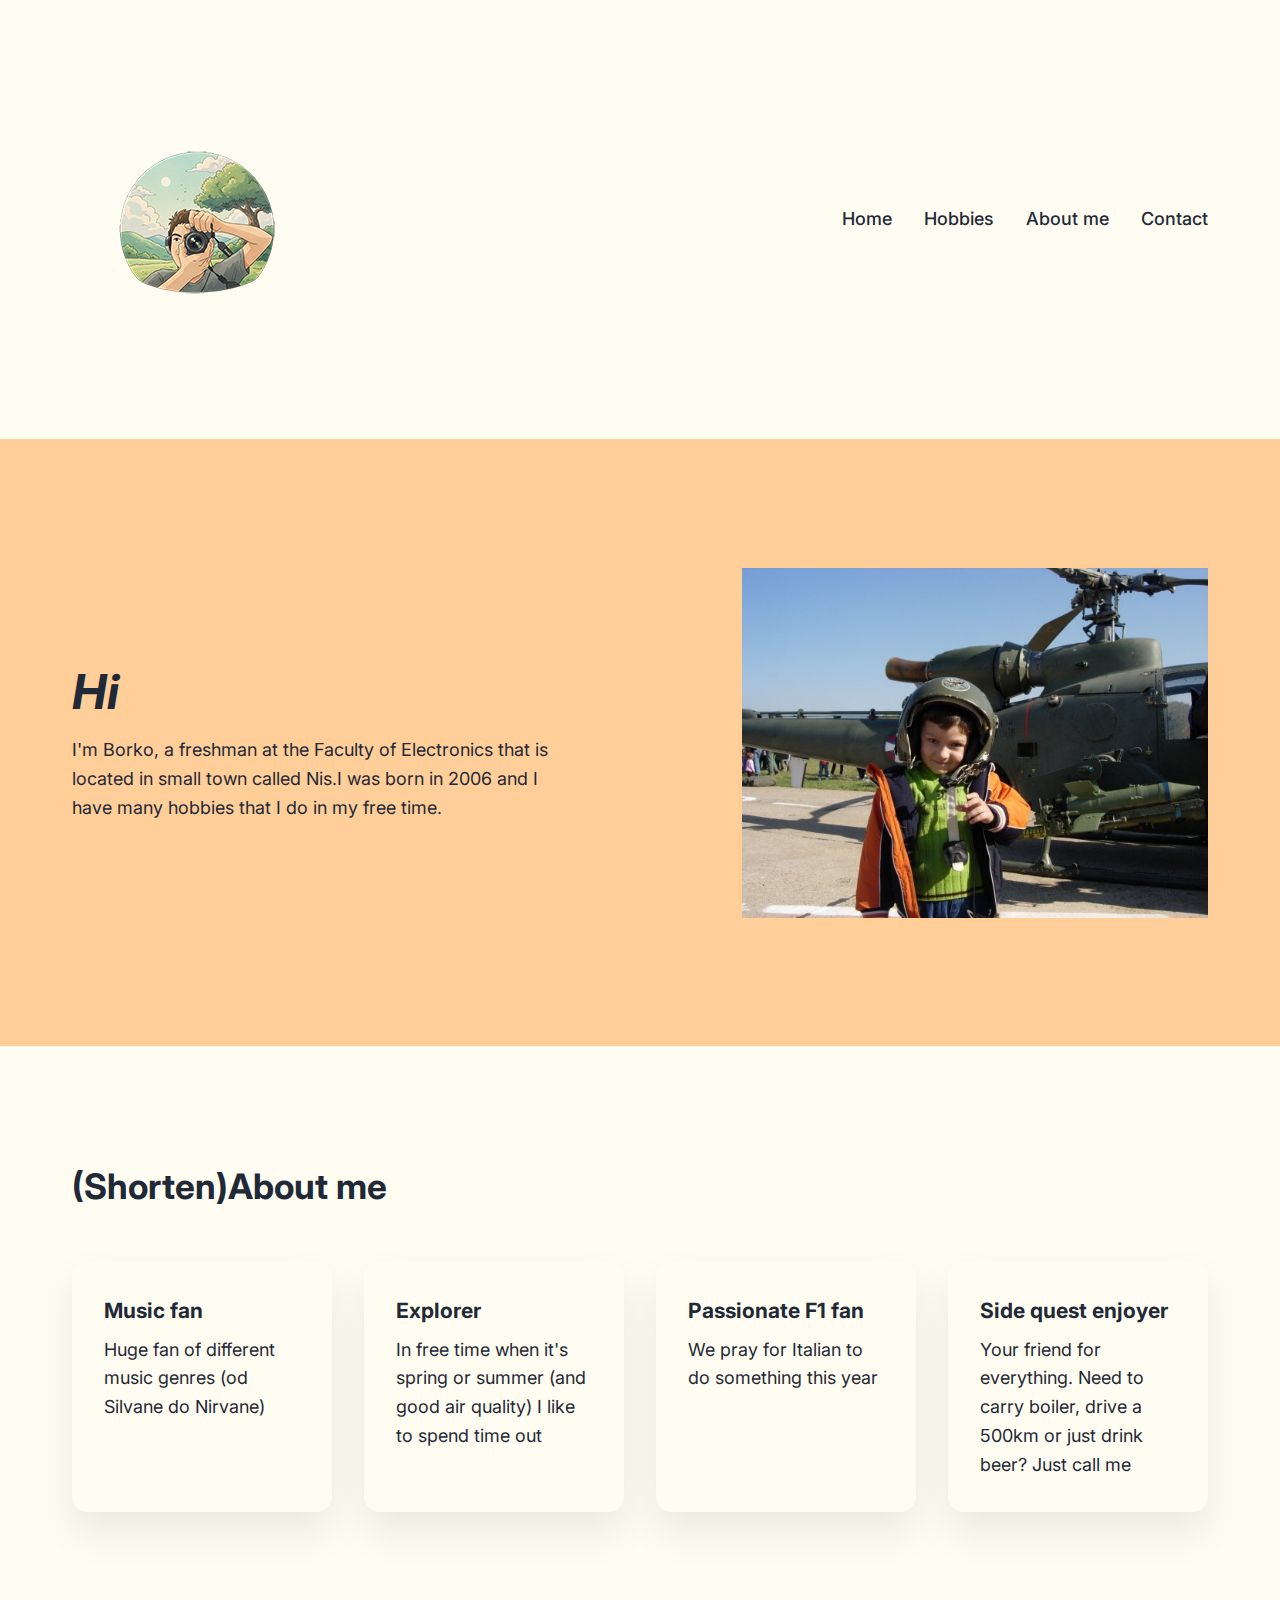
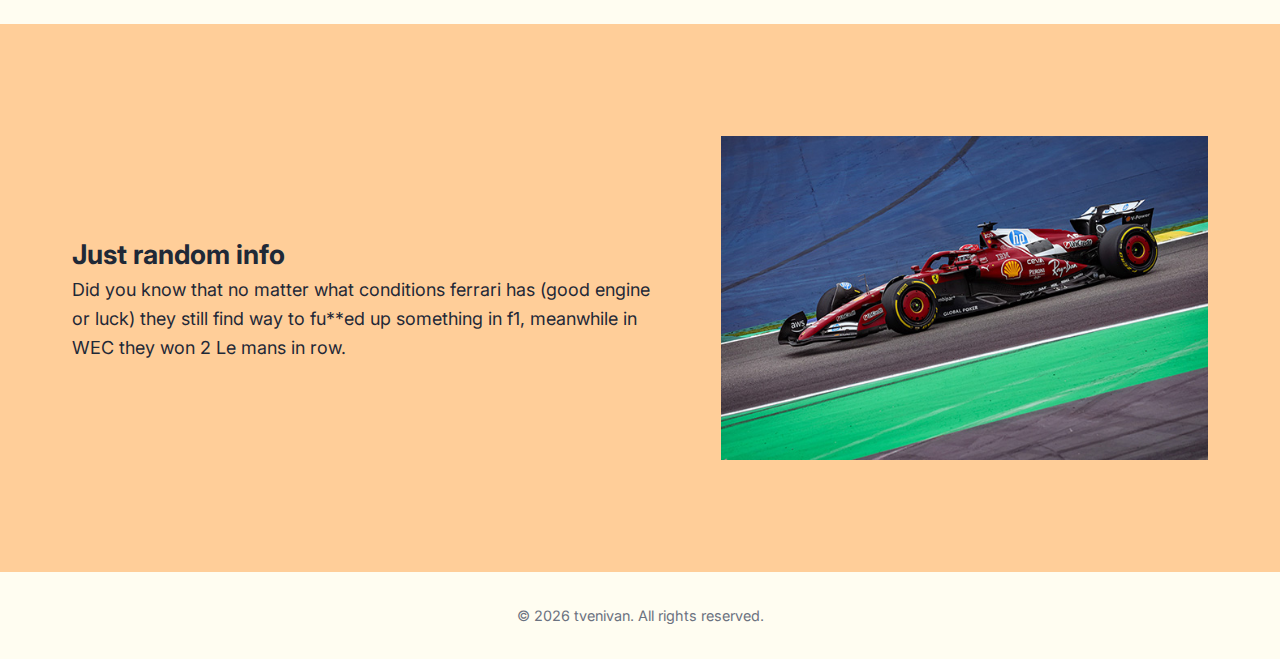
<file: index.html>
<!DOCTYPE html>
<html lang="en">
<head>
  <meta charset="UTF-8">
  <meta name="viewport" content="width=device-width, initial-scale=1.0">

  <title>Vebsajt za faks</title>
  <meta name="description" content="Moderan, responsive i informativan sajt inspirisan freepik stilom.">

  <!-- Google Font -->
  <link href="https://fonts.googleapis.com/css2?family=Inter:wght@400;600;700&display=swap" rel="stylesheet">

  <!-- CSS -->
  <link rel="stylesheet" href="style.css">
</head>
<body>

<header class="header">
  <div class="container header-layout">
    <div class="logo"><img src="slike/logo.png"></div>


    <nav class="nav">
      <a href="index.html">Home</a>
      <a href="hobbys.html">Hobbies</a>
      <a href="aboutme.html">About me</a>
      <a href="contacts.html">Contact</a>
    </nav>

    <button class="menu-btn">☰</button>
  </div>
</header>

<main>

<!-- HERO -->
<section class="hero">
  <div class="container hero-layout">
    <div class="hero-text">
      <h1><i>Hi</i></h1>
      <p>I'm Borko, a freshman at the Faculty of Electronics that is located in small town called Nis.I was born in 2006 and I have many hobbies that I do in my free time.</p>

    </div>

    <img src="slike/mali.jpg" alt="Slika mene :)">
  </div>
</section>

<!-- FEATURES -->
<section class="section">
  <div class="container">
    <h2 class="section-title">(Shorten)About me</h2>

    <div class="cards">
      <div class="card">
        <h3>Music fan</h3>
        <p>Huge fan of different music genres (od Silvane do Nirvane)</p>
      </div>

      <div class="card">
        <h3>Explorer</h3>
        <p>In free time when it's spring or summer (and good air quality) I like to spend time out</p>
      </div>

      <div class="card">
        <h3>Passionate F1 fan</h3>
        <p>We pray for Italian to do something this year</p>
      </div>

      <div class="card">
        <h3>Side quest enjoyer</h3>
        <p>Your friend for everything.
        Need to carry boiler, drive a 500km or just drink beer? Just call me</p>
      </div>
    </div>
  </div>
</section>

<!-- INFO -->
<section class="section alt">
  <div class="container info-layout">
    <div>
      <h2>Just random info</h2>
      <p>
        Did you know that no matter what conditions ferrari has (good engine or luck) they still find way to fu**ed up something in f1, meanwhile in WEC they won 2 Le mans in row.
      </p>
    </div>

    <img src="slike/ferrari.jpg" alt="FERRRARI">
  </div>
</section>

</main>

<footer class="footer">
  <p>© 2026 tvenivan. All rights reserved.</p>
</footer>

<script>
  const btn = document.querySelector('.menu-btn');
  const nav = document.querySelector('.nav');

  btn.addEventListener('click', () => {
    nav.classList.toggle('open');
  });
</script>

</body>
</html>
</file>
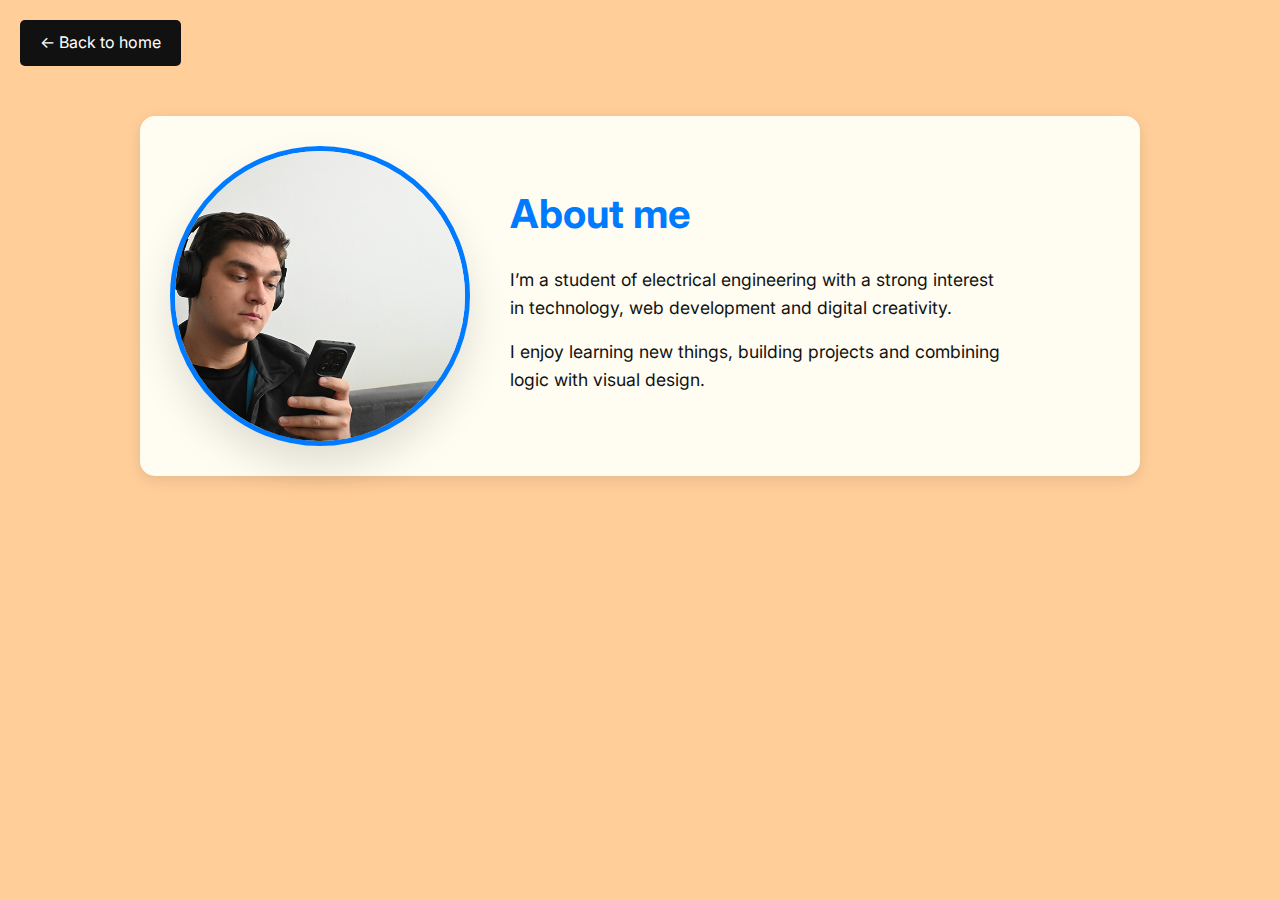
<file: aboutme.html>
<!DOCTYPE html>
<html lang="sr">
<head>
    <meta charset="UTF-8">
    <meta name="viewport" content="width=device-width, initial-scale=1.0">
    <link rel="stylesheet" href="aboutme.css">
    <link href="https://fonts.googleapis.com/css2?family=Inter:wght@400;600;700&display=swap" rel="stylesheet">
    <title>About Me - Portfolio</title>
    <a href="index.html" class="btn-back">← Back to home</a>
    <style>
        /* Osnovni stilovi za izgled */
        body {
            line-height: 1.6;
            margin: 0;
            padding: 0;
            background-color: #FFCE99;
            color: #333;
        }

        .section.about {
            padding: 50px 20px;
        }

        .container.about-layout {
            max-width: 1000px;
            margin: 0 auto;
            display: flex;
            align-items: center;
            gap: 40px;
            background: #FFFDF1;
            padding: 30px;
            border-radius: 15px;
            box-shadow: 0 4px 15px rgba(0,0,0,0.1);
        }

        .about-image img {
            width: 300px; /* Možeš podesiti veličinu po želji */
            height: 300px;
            object-fit: cover;
            border-radius: 50%; /* Pravi sliku okruglom, super za logoe */
            border: 5px solid #007bff;
        }

        .about-text h2 {
            font-size: 2.5rem;
            margin-bottom: 20px;
            color: #007bff;
        }

        .about-text p {
            font-size: 1.1rem;
            margin-bottom: 15px;
        }

        /* Prilagođavanje za mobilne telefone */
        @media (max-width: 768px) {
            .container.about-layout {
                flex-direction: column;
                text-align: center;
            }
            
            .about-image img {
                width: 200px;
                height: 200px;
            }
        }
    </style>
</head>
<body>

    <section class="section about">
        <div class="container about-layout">
            
            <div class="about-image">
                <img src="slike/slika.jpg" alt="About me">
            </div>

            <div class="about-text">
                <h2>About me</h2>
                <p>
                    I’m a student of electrical engineering with a strong interest
                    in technology, web development and digital creativity.
                </p>
                <p>
                    I enjoy learning new things, building projects and combining
                    logic with visual design.
                </p>
            </div>

        </div>
    </section>

</body>

</html>
</file>
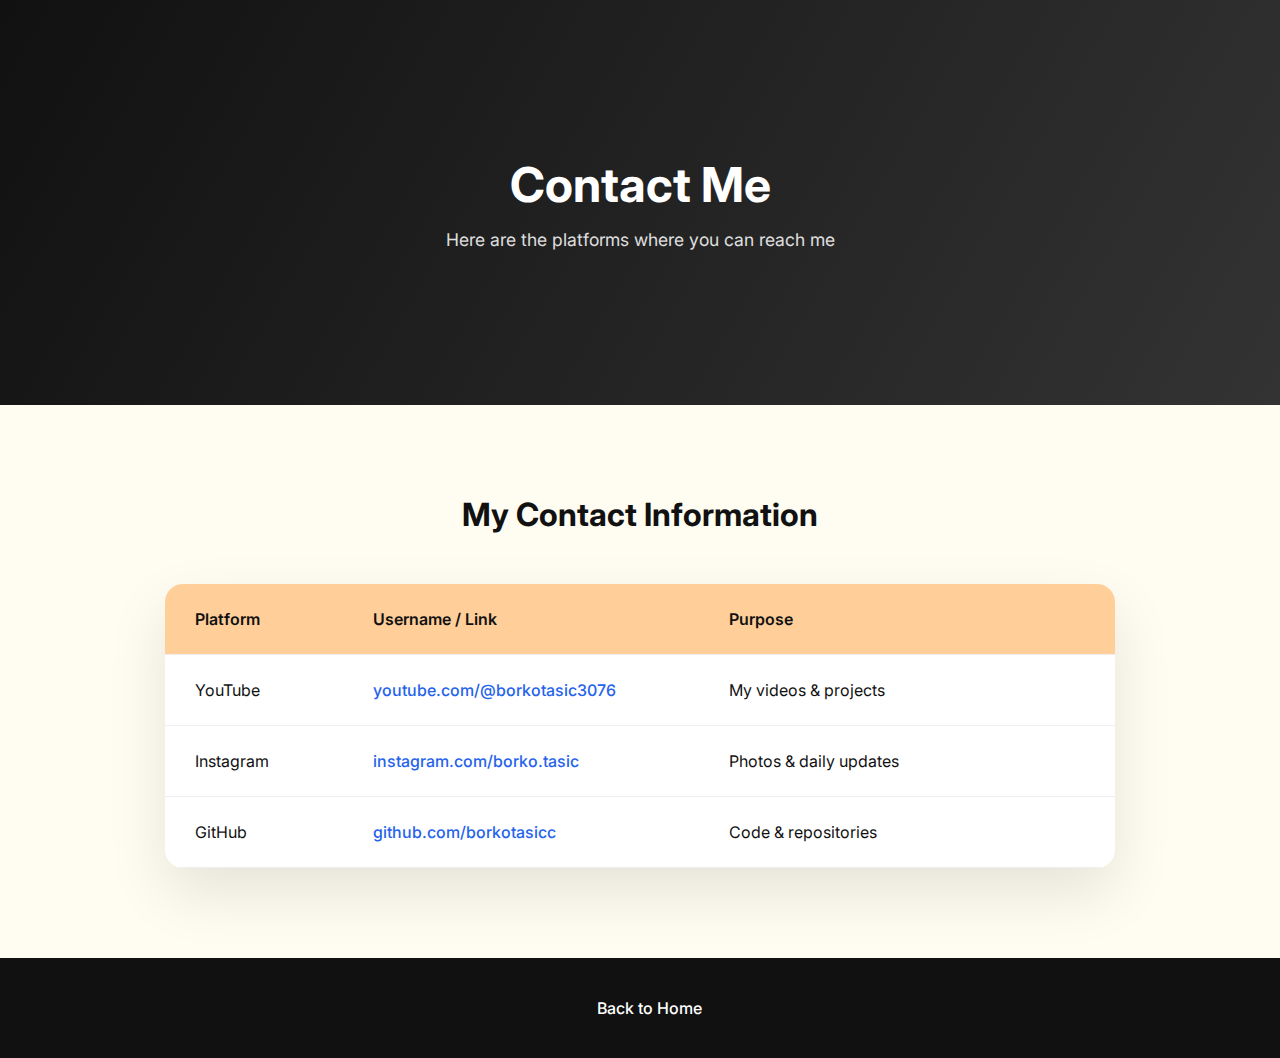
<file: contacts.html>
<!DOCTYPE html>
<html lang="en">
<head>
  <meta charset="UTF-8">
  <meta name="viewport" content="width=device-width, initial-scale=1.0">
  <title>Contact</title>

  <!-- CONTACT CSS -->
  <link rel="stylesheet" href="contacts.css">

  <!-- Font -->
  <link href="https://fonts.googleapis.com/css2?family=Inter:wght@300;400;600;700&display=swap" rel="stylesheet">
</head>
<body>

  <!-- ================= CONTACT HERO ================= -->
  <section class="contact-hero">
    <h1>Contact Me</h1>
    <p>Here are the platforms where you can reach me</p>
  </section>


  <!-- ================= CONTACT TABLE ================= -->
  <section class="contact-table-section">

    <h2>My Contact Information</h2>

    <!-- Table made with UL + LI -->
    <ul class="contact-table">

      <!-- Header Row -->
      <li class="table-row table-header">
        <span>Platform</span>
        <span>Username / Link</span>
        <span>Purpose</span>
      </li>

      <!-- Row 1 -->
      <li class="table-row">
        <span>YouTube</span>
        <span>
          <a href="https://www.youtube.com/@borkotasic3076" target="_blank">
            youtube.com/@borkotasic3076
          </a>
        </span>
        <span>My videos & projects</span>
      </li>

      <!-- Row 2 -->
      <li class="table-row">
        <span>Instagram</span>
        <span>
          <a href="https://www.instagram.com/borko.tasic/" target="_blank">
            instagram.com/borko.tasic
          </a>
        </span>
        <span>Photos & daily updates</span>
      </li>

      <!-- Row 3 -->
      <li class="table-row">
        <span>GitHub</span>
        <span>
          <a href="https://github.com/borkotasicc" target="_blank">
            github.com/borkotasicc
          </a>
        </span>
        <span>Code & repositories</span>
      </li>

    </ul>

  </section>


  <!-- ================= FOOTER ================= -->
  <footer class="contact-footer">
    <p>← <a href="index.html">Back to Home</a></p>
  </footer>

</body>
</html>
</file>
<file: contacts.css>
* {
  margin: 0;
  padding: 0;
  box-sizing: border-box;
}

body {
  font-family: "Inter", sans-serif;
  background-color: #FFFDF1;
  color: #111;
}

/* ================= HERO ================= */

.contact-hero {
  height: 45vh;
  background: linear-gradient(120deg, #111, #333);
  color: white;

  display: flex;
  flex-direction: column;
  justify-content: center;
  align-items: center;
  text-align: center;
}

.contact-hero h1 {
  font-size: 3rem;
  font-weight: 700;
}

.contact-hero p {
  margin-top: 15px;
  font-size: 1.1rem;
  opacity: 0.85;
}

/* ================= TABLE SECTION ================= */

.contact-table-section {
  padding: 90px 10%;
  text-align: center;
}

.contact-table-section h2 {
  font-size: 2rem;
  margin-bottom: 50px;
}

/* ================= UL TABLE ================= */

.contact-table {
  list-style: none;
  max-width: 950px;
  margin: 0 auto;

  background: white;
  border-radius: 18px;
  overflow: hidden;

  box-shadow: 0 25px 60px rgba(0, 0, 0, 0.1);
}

/* ================= ROWS ================= */

.table-row {
  display: grid;
  grid-template-columns: 1fr 2fr 2fr;
  padding: 25px 30px;
  border-bottom: 1px solid #eee;

  font-size: 1rem;
  align-items: center;
}

.table-row span {
  text-align: left;
}

/* ================= HEADER ROW ================= */

.table-header {
  background: #FFCE99;
  color: #111;
  font-weight: 600;
}

/* ================= LINKS ================= */

.table-row a {
  color: #2563eb;
  text-decoration: none;
  font-weight: 500;
}

.table-row a:hover {
  text-decoration: underline;
}

/* ================= HOVER EFFECT ================= */

.table-row:not(.table-header):hover {
  background: #f3f4f6;
  transition: 0.2s ease;
}

/* ================= FOOTER ================= */

.contact-footer {
  padding: 40px 0;
  text-align: center;
  background-color: #111;
}

.contact-footer a {
  color: white;
  text-decoration: none;
  font-weight: 500;
}

.contact-footer a:hover {
  text-decoration: underline;
}

/* ================= RESPONSIVE ================= */

@media (max-width: 850px) {
  .table-row {
    grid-template-columns: 1fr;
    gap: 10px;
    text-align: center;
  }

  .table-row span {
    text-align: center;
  }
}
</file>
<file: style.css>
/* RESET */
* {
  margin: 0;
  padding: 0;
  box-sizing: border-box;
}

/* VARIABLES */
:root {
  --accent: #6c63ff;
  --bg: #FFFDF1;
  --bg-soft: #FFCE99;
  --text: #1f2937;
}

/* BASE */
body {
  font-family: 'Inter', system-ui, sans-serif;
  color: var(--text);
  background: var(--bg);
  line-height: 1.6;
  font-size: 18px;
}

img {
  max-width: 100%;
  display: block;
}

.container {
  max-width: 1200px;
  margin: auto;
  padding: 2rem;
}

/* HEADER */
.header {
  border-bottom: 1px solid #FFCE99;
  background: FFCE99;
}

.header-layout {
  display: flex;
  justify-content: space-between;
  align-items: center;
}

.logo {
  font-weight: 700;
  font-size: 1.4rem;
}

.nav {
  display: flex;
  gap: 2rem;
}

.nav a {
  text-decoration: none;
  color: var(--text);
  font-weight: 500;
}

.menu-btn {
  display: none;
  font-size: 1.8rem;
  background: none;
  border: none;
  cursor: pointer;
}

/* HERO */
.hero {
  background: var(--bg-soft);
  padding: 6rem 0;
}

.hero-layout {
  display: grid;
  grid-template-columns: 1.3fr 1fr;
  gap: 4rem;
  align-items: center;
}

.hero h1 {
  font-size: 3rem;
  line-height: 1.2;
}

.hero p {
  margin-top: 1rem;
  max-width: 500px;
}

/* SEARCH */
.search {
  display: flex;
  margin-top: 2rem;
  max-width: 500px;
}

.search input {
  flex: 1;
  padding: 1rem;
  border: 1px solid #ddd;
  border-radius: 10px 0 0 10px;
  font-size: 1rem;
}

.search button {
  padding: 1rem 1.5rem;
  border: none;
  background: var(--accent);
  color: white;
  border-radius: 0 10px 10px 0;
  cursor: pointer;
}

/* SECTIONS */
.section {
  padding: 5rem 0;
}

.section.alt {
  background: var(--bg-soft);
}

.section-title {
  font-size: 2.2rem;
  margin-bottom: 3rem;
}

/* CARDS */
.cards {
  display: grid;
  grid-template-columns: repeat(4, 1fr);
  gap: 2rem;
}

.card {
  background: FF9644;
  padding: 2rem;
  border-radius: 16px;
  box-shadow: 0 20px 40px rgba(0,0,0,.08);
}

.card h3 {
  margin-bottom: 0.5rem;
}

/* INFO */
.info-layout {
  display: grid;
  grid-template-columns: 1.2fr 1fr;
  gap: 4rem;
  align-items: center;
}

/* FOOTER */
.footer {
  text-align: center;
  padding: 2rem;
  font-size: 0.9rem;
  color: #6b7280;
}

/* RESPONSIVE */
@media (max-width: 768px) {

  body {
    font-size: 16px;
  }

  .hero-layout,
  .info-layout {
    grid-template-columns: 1fr;
    text-align: center;
  }

  .cards {
    grid-template-columns: 1fr 1fr;
  }

  .search {
    flex-direction: column;
  }

  .search input,
  .search button {
    border-radius: 10px;
  }

  .nav {
    display: none;
    flex-direction: column;
    background: white;
    position: absolute;
    top: 70px;
    right: 20px;
    padding: 1.5rem;
    box-shadow: 0 20px 40px rgba(0,0,0,.1);
  }

  .nav.open {
    display: flex;
  }

  .menu-btn {
    display: block;
  }
}
</file>
<file: aboutme.css>
/* aboutme.css */

/* Resetovanje osnovnih margina i paddinga */
* {
    margin: 0;
    padding: 0;
    box-sizing: border-box;
}

body {
     font-family: 'Inter', system-ui, sans-serif;
    color: #FFCE99;
    line-height: 1.6;
}

/* Glavna sekcija */
.about {
    background: #FFCE99;
    padding: 80px 0; /* Dodao sam padding da sekcija "diše" */
}

/* Kontejner koji drži sve unutar širine ekrana */
.container {
    max-width: 1100px;
    margin: 0 auto;
    padding: 0 20px;
}

/* Grid Layout za About sekciju */
.about-layout {
    display: grid;
    grid-template-columns: 1fr 1fr;
    gap: 4rem;
    align-items: center;
}

/* Stil za sliku */
.about-image img {
    width: 100%; /* Da bi bila responzivna unutar kolone */
    height: auto;
    display: block;
    border-radius: 20px;
    box-shadow: 0 20px 40px rgba(0, 0, 0, 0.12);
    /* Opciono: dodaj prelaz za lepši efekat */
    transition: transform 0.3s ease;
}

.about-image img:hover {
    transform: translateY(-5px);
}

/* Stil za tekst */
.about-text h2 {
    font-size: 2.5rem;
    margin-bottom: 1rem;
    color: #1a1a1a;
}

.about-text p {
    margin-bottom: 1.5rem;
    max-width: 500px;
    font-size: 1.1rem;
    color: #111;
}

/* Responsive dizajn - za mobilne uređaje */
@media (max-width: 768px) {
    .about-layout {
        grid-template-columns: 1fr; /* Prebacuje u jednu kolonu */
        gap: 2rem;
        text-align: center;
    }

    .about-text p {
        margin-left: auto;
        margin-right: auto; /* Centriranje teksta na mobilnom */
    }
}
.btn-back {
    display: inline-block;
    padding: 10px 20px;
    background-color: #111; /* Možeš promeniti u boju koja ti se sviđa */
    color: white;
    text-decoration: none;
    border-radius: 5px;
    transition: background 0.3s ease;
    margin-top: 20px;
    margin-left: 20px;
}

.btn-back:hover {
    background-color: #0056b3;
}
</file>
